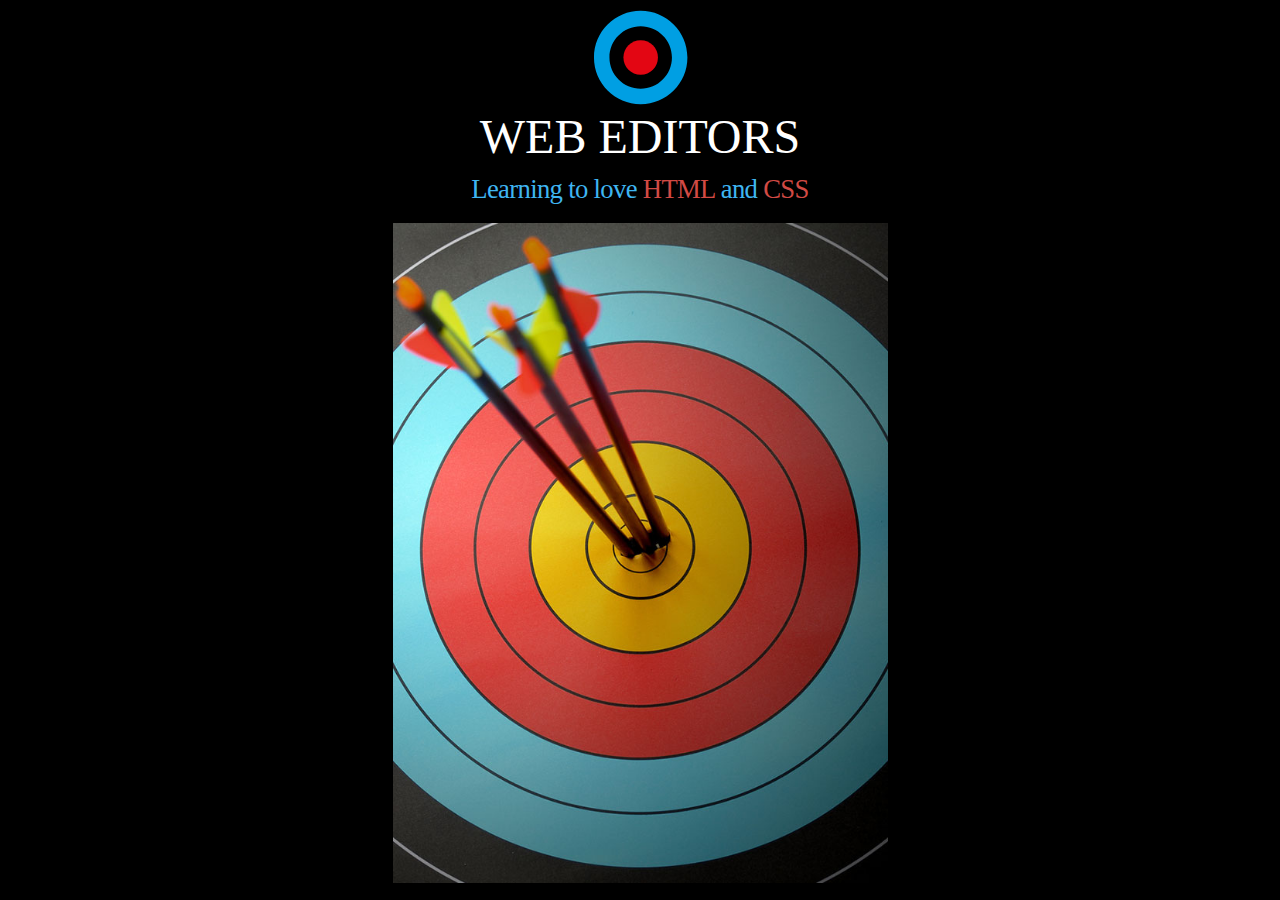
<file: School Work/Regent's Uni/RAB Web Design Test - taret project/index.html>
<?doctype HTML>

<html lan="eng">

	<head>
		<title></title>
		<meta charset="UTF-8">
		<meta name="viewport" width="device-width">
		<link href="css/style.css" rel="stylesheet" type="text/css">
	</head>

	<body>

		<header>
		
			<hgroup>
				<svg version="1.1" id="Layer_1" xmlns="http://www.w3.org/2000/svg" xmlns:xlink="http://www.w3.org/1999/xlink" x="0px" y="0px"
					width="95px" height="95px" viewBox="0 0 122 122" enable-background="new 0 0 122 122" xml:space="preserve">
					<g>
						<defs>
							<rect id="SVGID_1_" width="122" height="122"/>
						</defs>
						<clipPath id="SVGID_2_">
							<use xlink:href="#SVGID_1_"  overflow="visible"/>
						</clipPath>
						<path clip-path="url(#SVGID_2_)" fill="#009FE3" d="M121.241,61c0,33.137-26.862,60-60,60c-33.137,0-60-26.863-60-60
							c0-33.137,26.863-60,60-60C94.379,1,121.241,27.863,121.241,61 M61.241,20.873C39.08,20.873,21.115,38.838,21.115,61
							c0,22.162,17.965,40.128,40.126,40.128c22.162,0,40.127-17.967,40.127-40.128C101.368,38.838,83.403,20.873,61.241,20.873"/>
						<path clip-path="url(#SVGID_2_)" fill="#E30613" d="M83.407,61c0,12.242-9.924,22.166-22.166,22.166
							C49,83.166,39.076,73.242,39.076,61S49,38.834,61.241,38.834C73.483,38.834,83.407,48.758,83.407,61"/>
					</g>
				</svg>
				<h1>
					WEB EDITORS
				</h1>
				<h2>
					Learning to love <span>HTML</span> and <span>CSS</span>
				</h2>
			</hgroup>
		
		</header>
		
		<main> 
			<section class="Bullseye"> 
				<figure>
					<a href="#">
						<image src="images/bullseye640x852.jpg" alt="A Bullseye with three arrows stuck in it." class="bullseye">
					</a>
				</figure>
			</section>
		</main>
		
	</body>
</html>
</file>
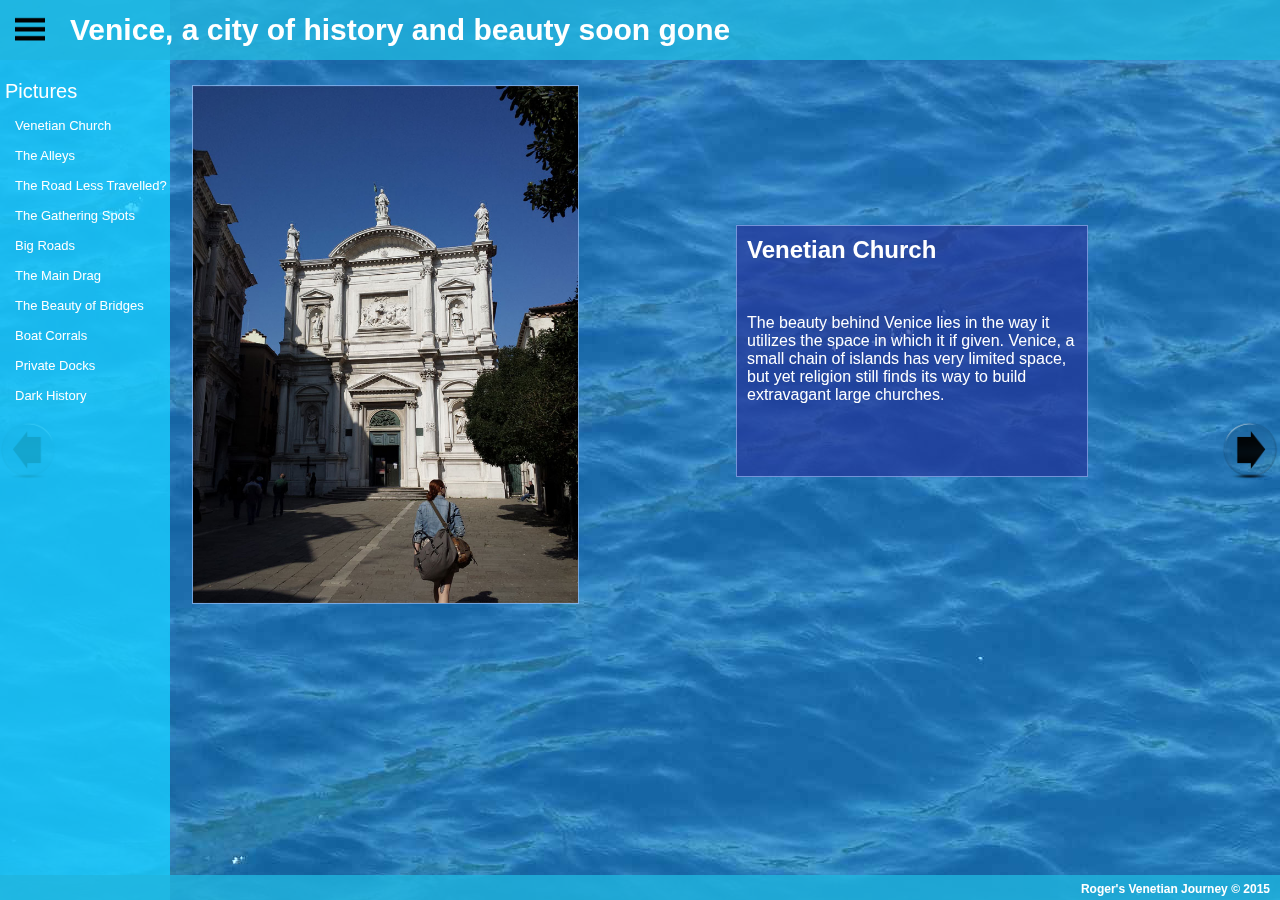
<file: School Work/Regent's Uni/RAB Web Page - self project of friend/index.html>
<!DOCTYPE html>
<html lan="eng">
	<head>

		<title> The Sinking City </title>
		<link href="css/style.css" rel="stylesheet" type="text/css">
		<script type="text/javascript" src="scripts/jquery-1.11.2.min.js"> </script>

	</head>

	<body>
		
		<div class="header_bar">
			<div class="drop_down" onmouseover="show_nav()" onmouseout="hide_nav()">
				<img class="drop_down_img" src="images/drop_down_20x20.png" alt="Drop Down Icon">
			</div>
			<h1 class="sub_title">Venice, a city of history and beauty soon gone</h1>
		</div>
		
		<div class="image_box"> 
			<div class="left_change" id="left_change" onmouseover="shadow_on(1)" onmouseout="shadow_off(1)" onclick="left()">
				<figure class="left_change_arrow" id="left_arrow">
					<img class="arrow" id="left_arrow" src="images/left_arrow.png">
				</figure>
			</div>
			<div class="content_window" id="content_window">
				<figure class="view_port" id="view_port">
					<img class="picture_port" id="picture_port" src="images/venice/picture1.jpg" alt="A panel containing 10 Pictures of a venetian city">
				</figure>
				<div class="pic_desc_panel" id="pic_desc_panel">
					<h2 class="pic_title" id="pic_title">Venetian Church</h2>
					<p class="pic_desc" id="pic_desc">The beauty behind Venice lies in the way it utilizes the space in which it if given. Venice, a small chain of islands has very limited space, but yet religion still finds its way to build extravagant large churches.</p>
				</div>
			</div>
			<div class="right_change" id="right_change" onmouseover="shadow_on(2)" onmouseout="shadow_off(2)" onclick="right()">
				<figure class="right_change_arrow" id="right_arrow">
					<img class="arrow" id="right_arrow" src="images/right_arrow.png">
				</figure>
			</div>
		</div>
		
		<div class="pic_nav" id="pic_nav" onmouseover="show_nav()" onmouseout="hide_nav()">
			<ul>
				<p class="list-title">Pictures</li>
				<li onclick="subject_change(1)">Venetian Church</li>
				<li onclick="subject_change(2)">The Alleys</li>
				<li onclick="subject_change(3)">The Road Less Travelled?</li>
				<li onclick="subject_change(4)">The Gathering Spots</li>
				<li onclick="subject_change(5)">Big Roads</li>
				<li onclick="subject_change(6)">The Main Drag</li>
				<li onclick="subject_change(7)">The Beauty of Bridges</li>
				<li onclick="subject_change(8)">Boat Corrals</li>
				<li onclick="subject_change(9)">Private Docks</li>
				<li onclick="subject_change(10)">Dark History</li>
			</ul>
		</div>
		
		<footer> 
		
			<div class="bottom_bar">
				<h3 class="bot_title">Roger's Venetian Journey &copy 2015</h3>
			</div>
		
		</footer>

	</body>
	<script type="text/javascript" src="scripts/mysc.js"></script>
</html>
</file>
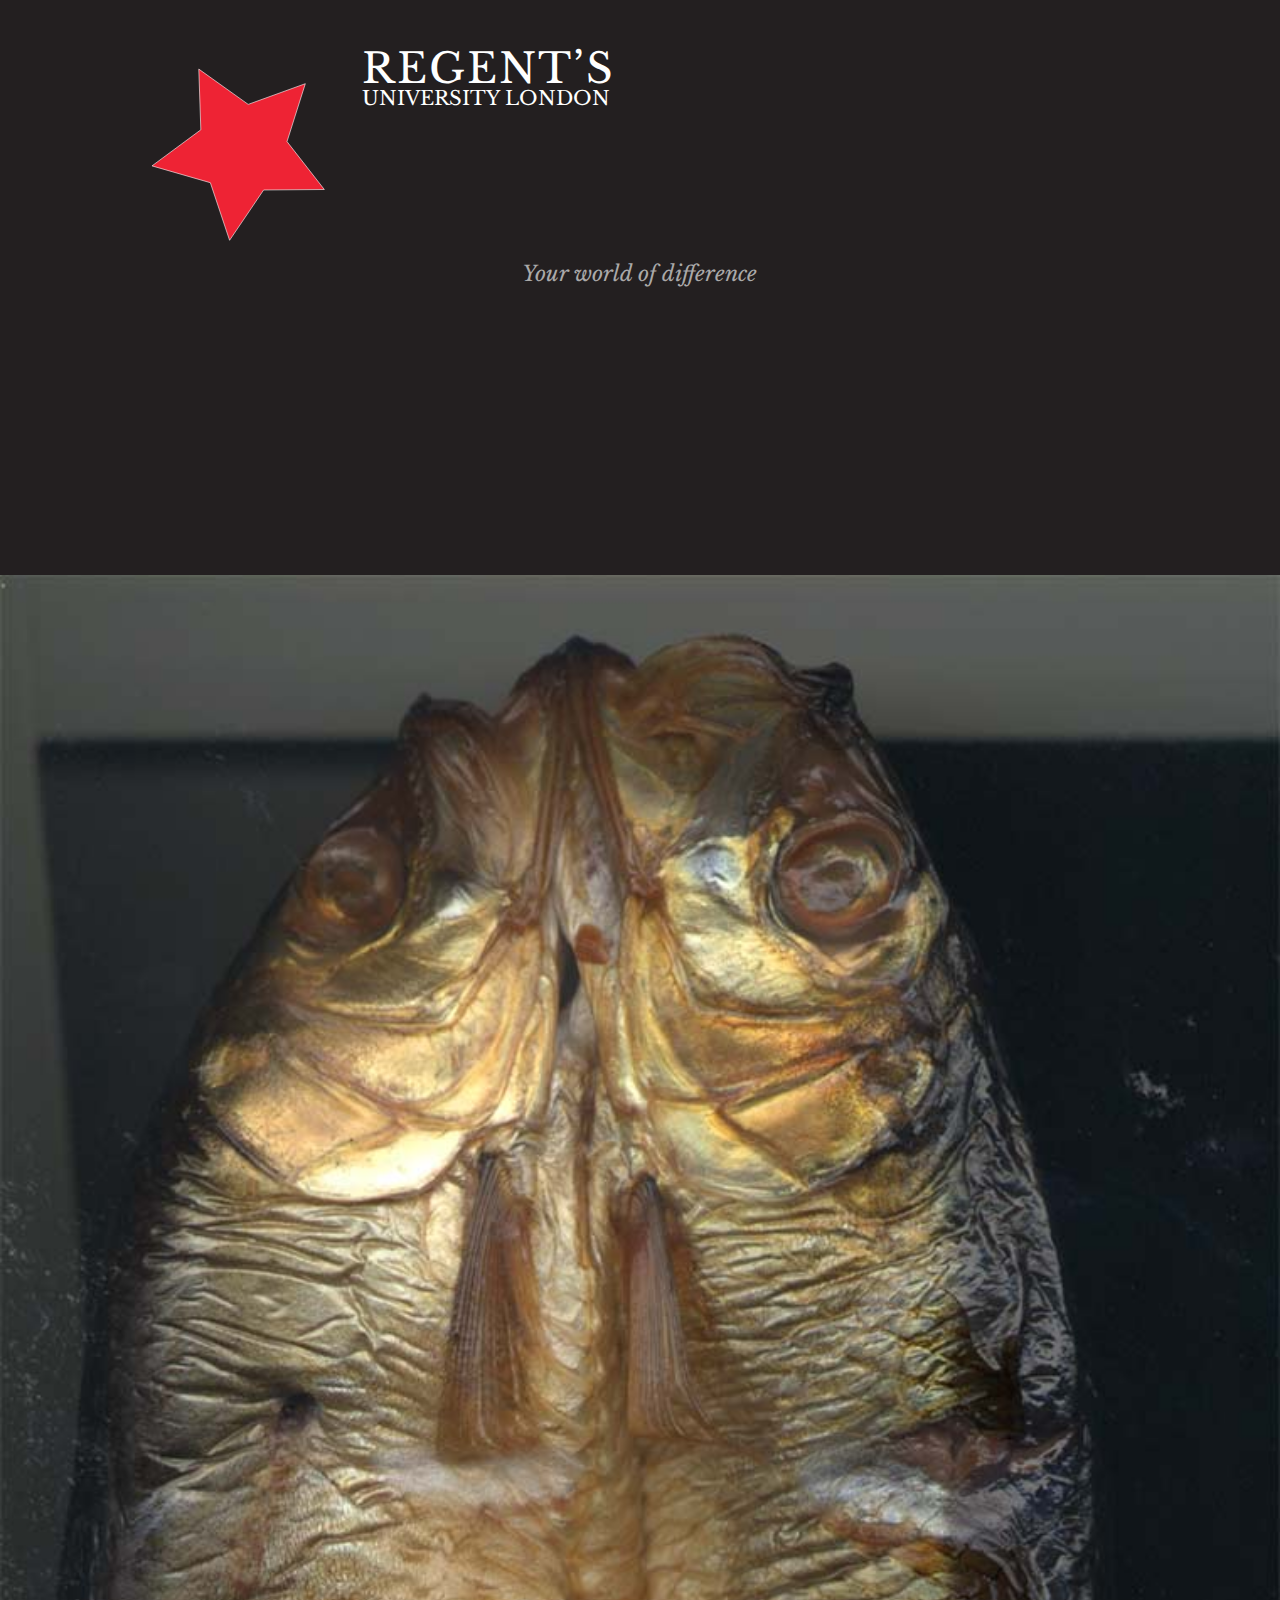
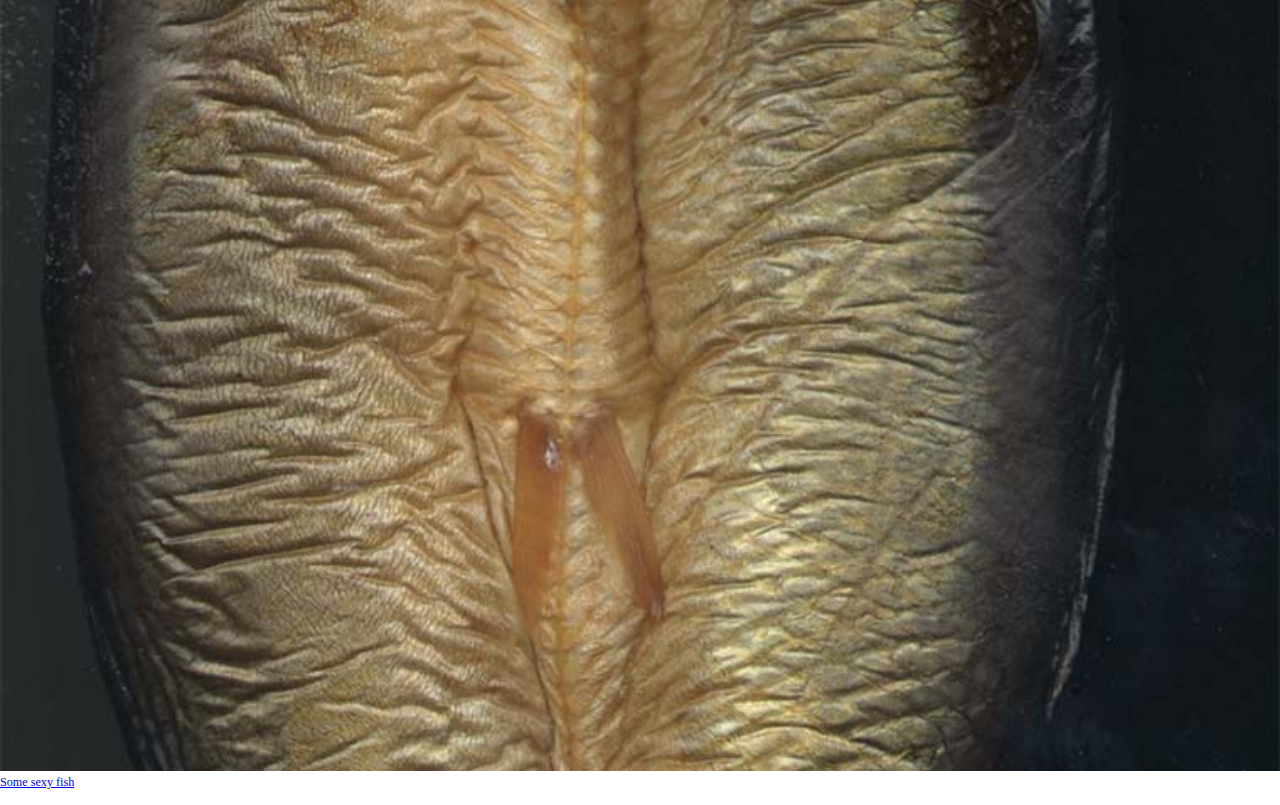
<file: School Work/Regent's Uni/Regents - with weird fish/index.html>
<!doctype HTML>

<html lan="eng">

	<head>

		<title>BASE BASE SITE!</title>
		<meta charset="UTF-8">
		<meta name="viewport" width="device-width">
		<link href="css/style.css" rel="stylesheet" type="text/css">
		
		<script type="text/javascript" src="scripts/jquery-1.11.2.min.js"> </script>

	</head>

	<body>

		<header>
			<hgroup>
				<svg class="regents-logo" version="1.1" id="Layer_1" xmlns="http://www.w3.org/2000/svg" xmlns:xlink="http://www.w3.org/1999/xlink" x="0px" y="0px"
	  viewBox="0 0 351.5 351.5" enable-background="new 0 0 351.5 351.5" xml:space="preserve">
<polygon fill="#EE2334" stroke="#FFFFFF" stroke-miterlimit="10" points="315.079,234.246 214.548,235.057 158.221,318.331 
	126.385,222.971 29.78,195.134 110.636,135.388 107.257,34.91 189.064,93.345 283.581,59.082 253.286,154.944 "/>
> </svg>
				<h1> 
					Regent&#8217;s <span>University London</span>
				</h1>
				<h2>
					Your world of difference
				</h2>
			</hgroup>
		</header>

		<!-- <nav id="Main Nav"> This is a navigation bar.
			<ul>
				<li>
					<div> Hello </div>   
				</li>
				<li>
					<div> <a href="http://durarara.wikia.com" title="Durarara"> Hello again</div>
				</li>
				<li>
					<div> <a href="https://www.google.com" title="Google"> Hello teamm</a></div>
				</li>
			</ul> 
		</nav> -->
		
		<main> 
			<section class="intro"> 
				<figure>
					<a href="#">
						<image src="images/fish-vertical-380x533@x2.jpg" alt="A fish...Get some glasses." class="fish-vertical">
						<figcaption> Some sexy fish </figcaption>
					</a>
				</figure>
			</section>
		</main>

		<footer> The bottom of a document </footer>

	</body>
	<script src="scripts/myscript.js"> </script>

</html>
</file>
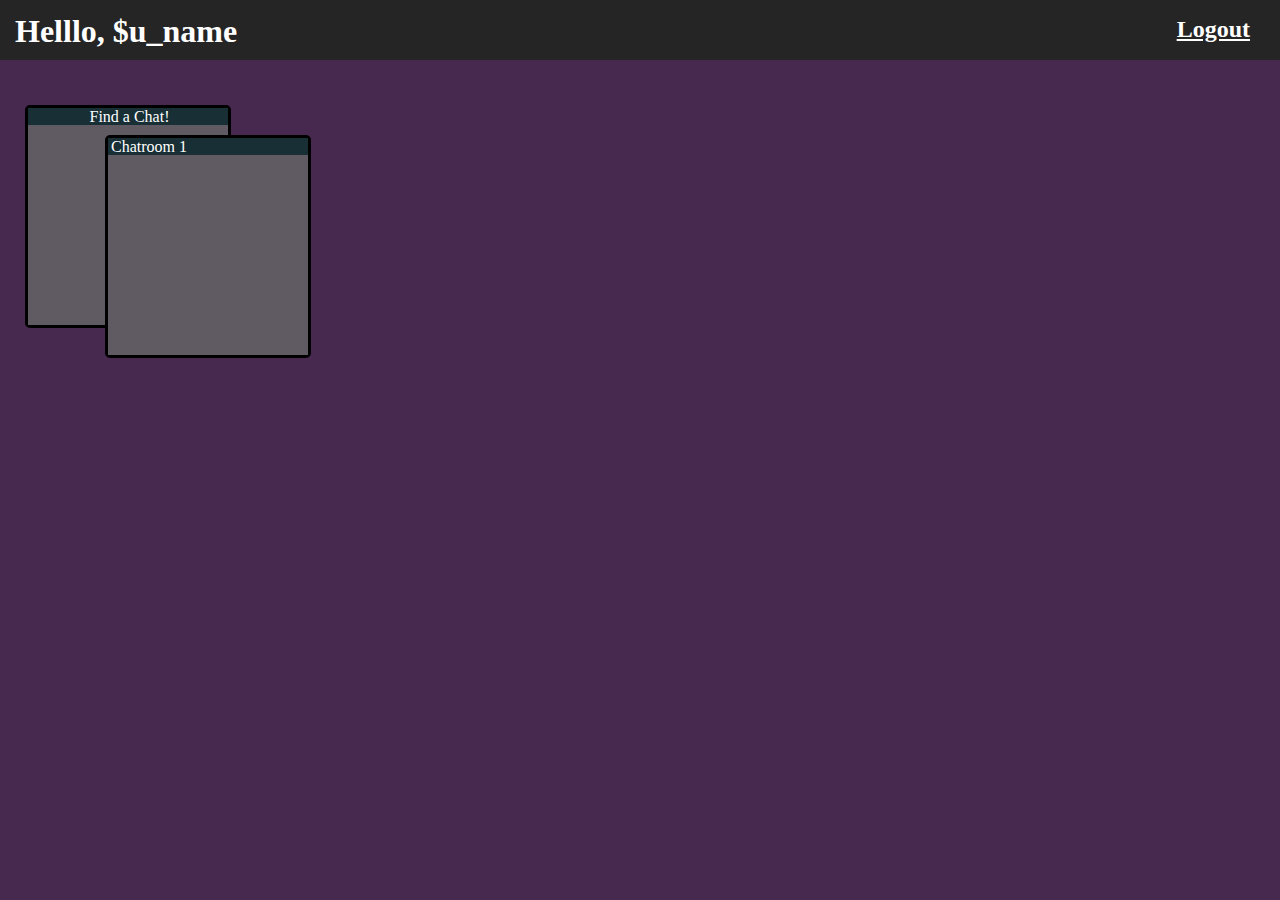
<file: School Work/Regent's Uni/RAB Web Design final - no server backend/Websites/New Lunacy Arts Chat - with javascript chat panes/index.html>
<!DOCTYPE html>
<html lan="eng">
	<head>

		<title> Lunacy Arts Chatroom </title>
		<link href="css/style.css" rel="stylesheet" type="text/css">
		<script type="text/javascript" src="scripts/jquery-1.11.2.min.js"> </script>

	</head>

	<body>
		
		<div class="header_bar">
			<h1 class="intro" id="hello"> Helllo, $u_name </h1>
			<h2 class="logout"> <a href="" class="logout">Logout</a> </h2>
		</div>
		
		<div class="Chat_lobby" id="chatroom_body"> 
			<div class="chat_nav" id="chat_nav" onclick="ZedSet(this)" draggable="true" ondragstart="drag(event, this)">
				<div class="chat_nav_head" onclick="minimize(this)"> Find a Chat! </div>
				<div class="chat_nav_body"> </div>
			</div>
			<div class="chatroom" id="chatroom1" onclick="ZedSet(this)" draggable="true" ondragstart="drag(event, this)">
				<div class="chatroom_head" onclick="minimize(this)">Chatroom 1</div>
				<div class="chatroom_body"> </div>
			</div>
		</div>
			
		<footer> 
		
		</footer>

	</body>
	<script type="text/javascript" src="scripts/mysc.js"></script>
</html>
</file>
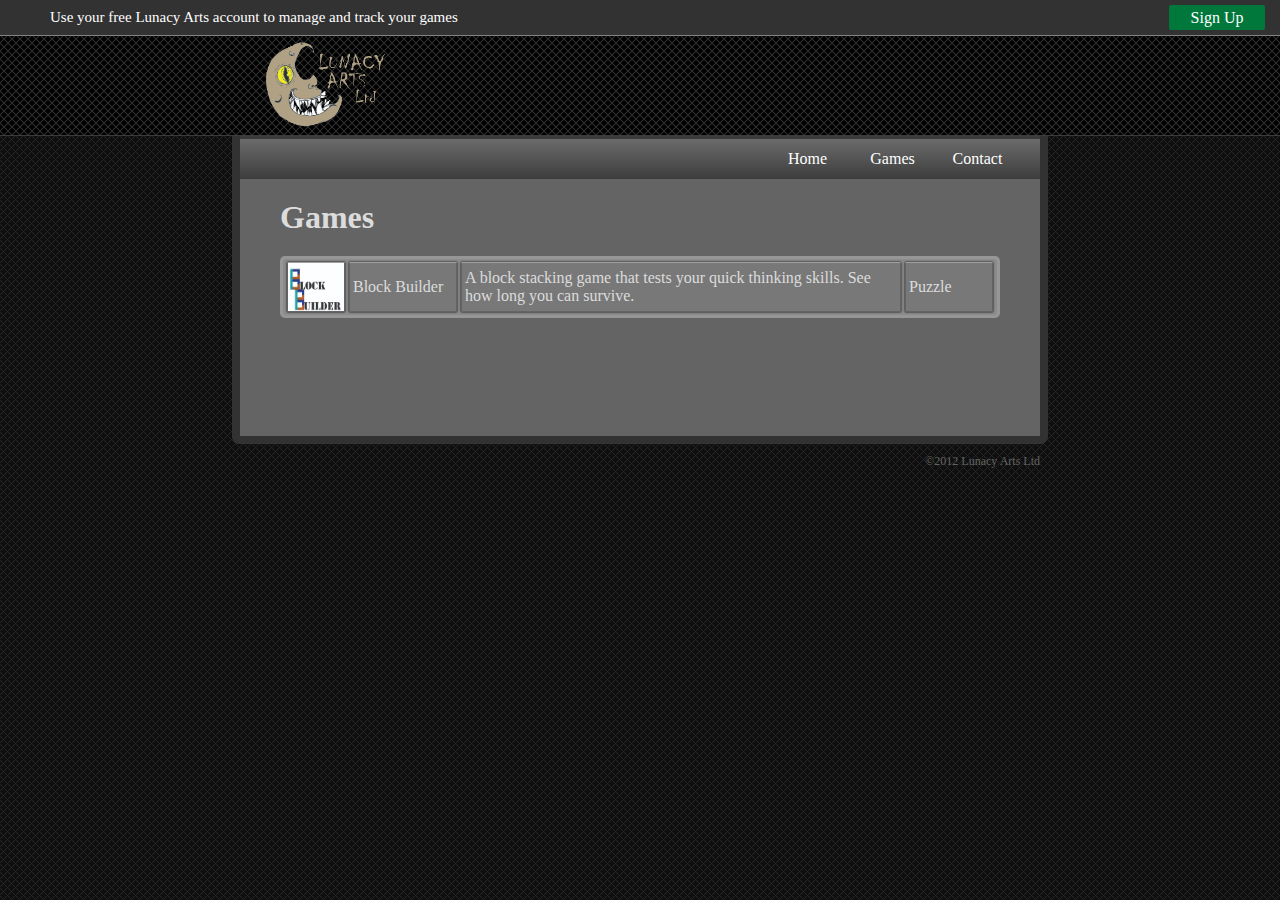
<file: Lunacy Arts Website/Lunacy Arts Website/games.html>
<doctype html>
<html>
<head>
<title>Lunacy Arts-Games</title>

<style>@import url('general.css');@import url('games.css');</style>
</head>
<body>

<div id="login_container">
	<div id="login_prompt">Use your free Lunacy Arts account to manage and track your games</div>
	<a href="signup.html"><div class="login_button">Sign Up</div></a>
</div>
<div id="banner">
		<div id="logo"></div>
</div>
<div id="main">
	<div id="nav">
		<a href="contact.html"><div class="nav_button">Contact</div></a>
		<a href="games.html"><div class="nav_button">Games</div></a>
		<a href="homepage.html"><div class="nav_button">Home</div></a>
	</div>
	<div id="content">
		<h1>Games</h1>
		<table id="games_list">
			<tr>
				<td class="game_logo" style="background-image:url('Block_Builder_Solid.jpg');"></td>
				<td class="game_title">Block Builder</td>
				<td class="game_desc">A block stacking game that tests your quick thinking skills. See how long you can survive.</td>
				<td class="game_genre">Puzzle</td>
			</tr>
		</table>
	</div>


</div>
<div id="copy">&copy;2012 Lunacy Arts Ltd</div>

</body>
</html>
</file>
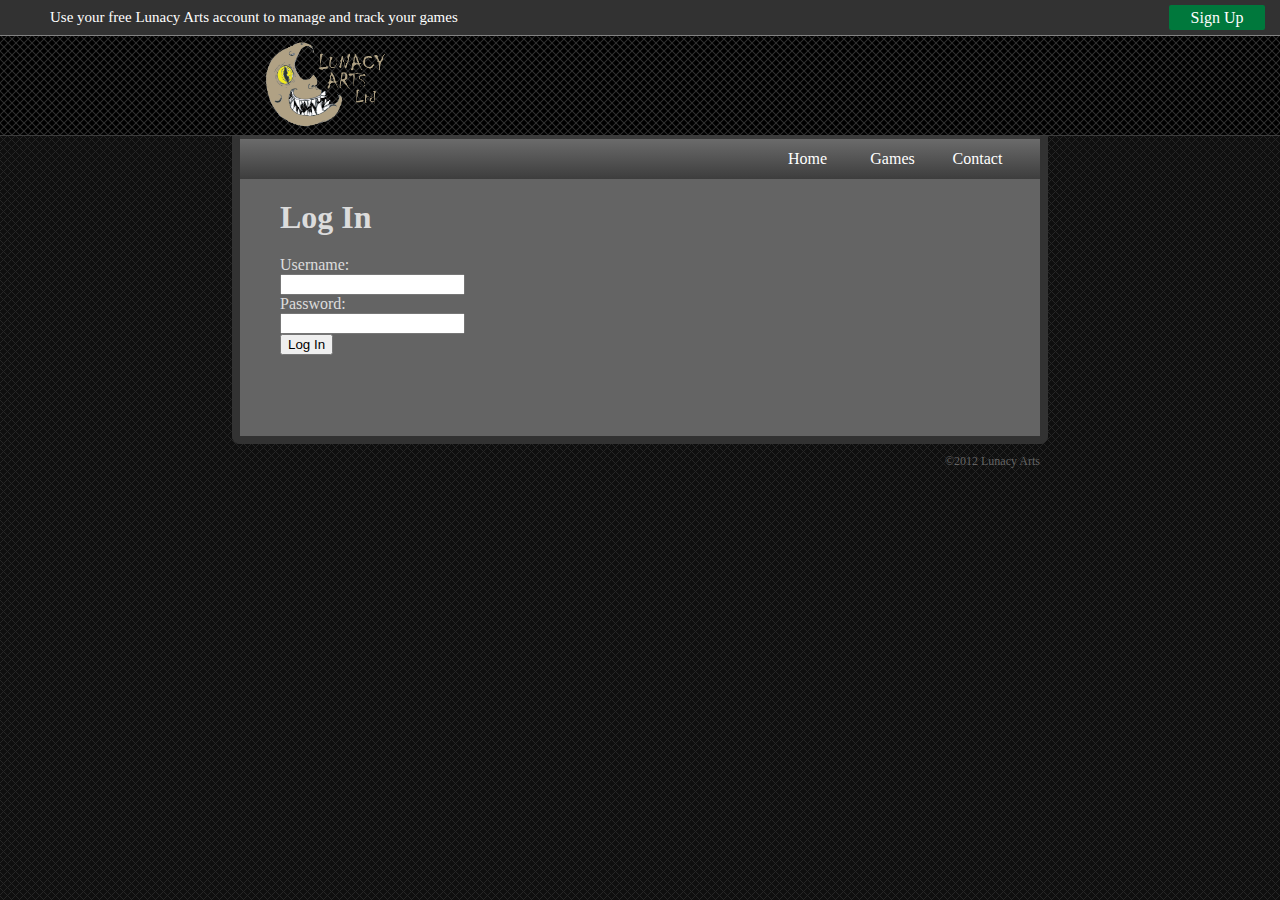
<file: Lunacy Arts Website/Lunacy Arts Website/login.html>
<doctype html>
<html>
<head>
<title>Lunacy Arts-Log In</title>

<style>@import url('general.css');@import url('login.css');</style>
</head>
<body>

<div id="login_container">
	<div id="login_prompt">Use your free Lunacy Arts account to manage and track your games</div>
	<a href="signup.html"><div class="login_button">Sign Up</div></a>
</div>
<div id="banner">
		<div id="logo"></div>
</div>
<div id="main">
	<div id="nav">
		<a href="contact.html"><div class="nav_button">Contact</div></a>
		<a href="games.html"><div class="nav_button">Games</div></a>
		<a href="homepage.html"><div class="nav_button">Home</div></a>
	</div>
	<div id="content">
		<h1>Log In</h1>
		<form id="sign_up_form" enctype="multipart/form-data" method="post" action="login_processing.php">
			<label for="log_in_username">Username:</label>
			<input id="log_in_username" type="text" name="username" required="required" />
			<label for="log_in_password">Password:</label>
			<input id="log_in_password" type="password" name="password" required="required" />
			<input id="log_in_submit" type="submit" name="submit" value="Log In" required="required" />
		</form>
	</div>


</div>
<div id="copy">&copy;2012 Lunacy Arts</div>

</body>
</html>
</file>
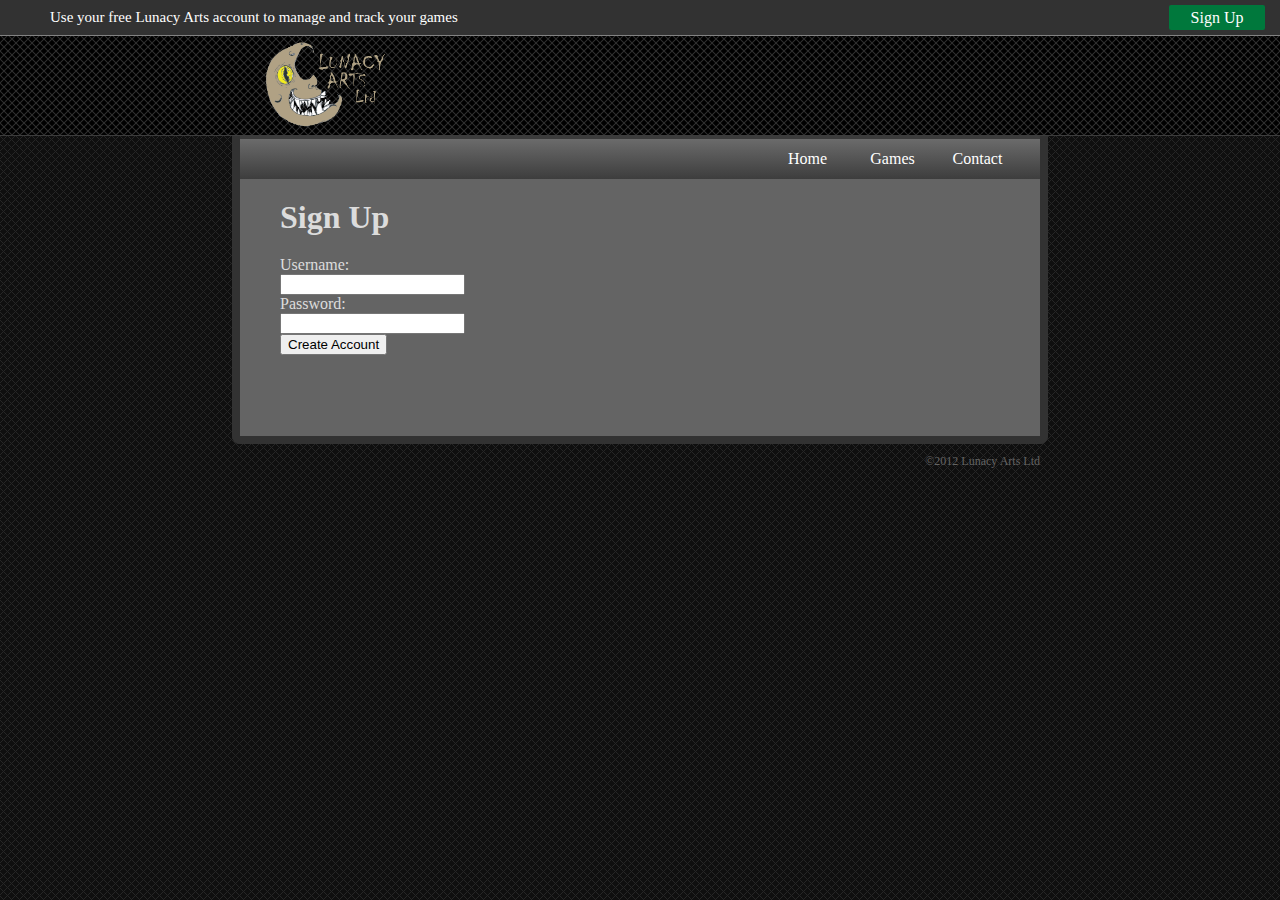
<file: Lunacy Arts Website/Lunacy Arts Website/signup.html>
<doctype html>
<html>
<head>
<title>Lunacy Arts-Sign Up</title>

<style>@import url('general.css');@import url('signup.css');</style>
</head>
<body>

<div id="login_container">
	<div id="login_prompt">Use your free Lunacy Arts account to manage and track your games</div>
	<a href="signup.html"><div class="login_button">Sign Up</div></a>
</div>
<div id="banner">
		<div id="logo"></div>
</div>
<div id="main">
	<div id="nav">
		<a href="contact.html"><div class="nav_button">Contact</div></a>
		<a href="games.html"><div class="nav_button">Games</div></a>
		<a href="homepage.html"><div class="nav_button">Home</div></a>
	</div>
	<div id="content">
		<h1>Sign Up</h1>
		<form id="sign_up_form" enctype="multipart/form-data" method="post" action="signup_processing.php">
			<label for="sign_up_username">Username:</label>
			<input id="sign_up_username" type="text" name="username" required="required" />
			<label for="sign_up_password">Password:</label>
			<input id="sign_up_password" type="password" name="password" required="required" />
			<input id="submit" type="submit" name="submit" value="Create Account" required="required" />
		</form>
	</div>


</div>
<div id="copy">&copy;2012 Lunacy Arts Ltd</div>

</body>
</html>
</file>
<file: School Work/Regent's Uni/RAB Web Design Test - taret project/css/style.css>
* {
	background-color: #000;
	margin: 0px;
	padding: 0px;
}
HTML{
	height: 880px;
}
header{
	height: 25%;
	width: 100%;
	margin-bottom: 3px;
}
svg{
	padding-top: 10px;
	display: block;
	float: top;
	margin-left: auto;
	margin-right: auto;
	padding-bottom: 4px;
}
h1{
	font-family: 'Century Gothic', 'Avant Garde', 'Gothic';
	color: white;
	font-weight: normal;
	text-align: center;
	font-size: 36pt;
	padding-bottom: 10px;
}
h2{
	font-family: 'Century Gothic', 'Avant Garde', 'Gothic';
	color: rgb(63, 181, 241);
	font-weight: normal;
	text-align: center;
	font-size: 20pt;
	letter-spacing: -.5pt;
}
h2 span{
	color: rgb(210, 74, 68)
}
main{
	height: 75%;
	width: 100%;
}
img.bullseye{
	width:100%;
	height:100%;
	max-width: 495px;
	display: block; 
	margin-left: auto;
	margin-right: auto;
}
</file>
<file: School Work/Regent's Uni/RAB Web Page - self project of friend/css/style.css>
* {
	font-family: Arial, sans-serif;
	margin: 0px;
	padding: 0px;
	color: white;
}
html{
	height: 100%;
	width: 100%;
}
body{
	height: 100%;
	width: 100%;
}
ul{
	margin-top: 80px;
	list-style-type: none;
}
li{
	margin-top: 15px;
	margin-left: 15px;
	cursor: pointer;
	font-size: 13px;
}
a{
	text-decoration: none;
}
.header_bar{
	z-index: 20;
	position: absolute;
	background: rgba(32, 181, 223, .8);
	height: 60px;
	width: 100%;
}
.image_box{
	height: 100%;
	width: 100%;
	z-index: 0;
	position: fixed;
	background-color: rgba(32, 181, 223, .8);
	background-image: url("../images/water_background.jpg");
}
.pic_nav{
	left: -170px;
	height: 100%;
	width: 170px;
	background: rgba(25, 205, 255, .8); 
	position: absolute;
	z-index: 10;
}
.list-title{
	margin-left: 0px;
	font-size: 20px;
	margin-left: 5px;
	margin-bottom: 5px;
}
.sub_title{
	font-size: 30Px;
	margin-top: 13px;
	margin-left: 10px;
	float: left;
}
.drop_down{
	height: 60px;
	width: 60px;
	float: left;
}
.drop_down_img{
	margin: 15px;
	float: left;
	height: 30px;
	width: 30px;
}
.content_window{
	width: 100%;
}
.view_port{
	height: 387px;
	width: 516px;
	margin-left: 15%;
	margin-top: 85px;
	float: left;
}
.picture_port{
	height: 517px;
	width: 385px;
	border-color: rgba(170, 199, 255, .6);
	border-width: 1px;
	border-style: solid;
}
.pic_desc_panel{
	margin-right: 15%;
	margin-top: 225px;
	float: right;
	background: rgba(36, 51, 153, .7);
	height: 250px;
	width: 350px;
	border-color: rgba(170, 199, 255, .6);
	border-width: 1px;
	border-style: solid;
}
.pic_desc{
	margin-top: 50px;
	margin-left: 10px;
	margin-right: 10px;
}
.pic_title{
	margin-top:10px;
	margin-left:10px;
}
.bottom_bar{
	z-index: 20;
	position: absolute;
	background: rgba(32, 181, 223, .8);
	bottom: 0px;
	height: 25px;
	width: 100%;
}
.bot_title{
	font-size: 12px;
	margin-right: 10px;
	margin-top: 7px;
	float: right;
}
.left_change{
	height: 100%;
	width: 60px;
	position: absolute;
	top: 0;
	left: 0;
}
.right_change{
	height: 100%;
	width: 60px;
	position: absolute;
	top: 0;
	right: 0;
}
.arrow{
	height: 60px;
	width: 60px;
	opacity: default;
}
.left_change_arrow{
	top: 50%;
	margin-top: -30px;
	height: 60px;
	width: 60px;
	position: absolute;
}
.right_change_arrow{
	top: 50%;
	margin-top: -30px;
	height: 60px;
	width: 60px;
	position: absolute;
}
</file>
<file: School Work/Regent's Uni/Regents - with weird fish/css/style.css>
@import url(http://fonts.googleapis.com/css?family=Libre+Baskerville);
*{
	/* border: solid yellow 1px; */
	margin: 0px;
	padding: 0px;
	font-size: 1em;
	font-weight: normal;
}
header, main, section, aside, footer, figure, figcaption, nav {
	display:block;
}
html {
	color: #fff;
}
header{
	background-color: #231f20;
	width: 79%;
	padding: 3.75% 10.5% 22.5%;
}
img.fish-vertical{
	width:100%;
	height:100%;
}
hgroup{
	font-family: 'Baskerville Old Face', 'Georgia', 'Serif';
}
hgroup{
	font-family: 'Libre Baskerville', serif;
	width: 100%;
}
h1{
	text-transform: uppercase;
	font-size: 3.4em;
	letter-spacing: .05em;
	line-height: 1;
	margin: 0 0 6% 0;
	float: left;
}
h1 span{
	display: block;
	font-size: .475em;
	letter-spacing: 0em;
}
svg.regents-logo{
	display: block;
	width: 21%;
	height: 0%;
	padding: 0 0 0 0;
	float: left;
	margin: 0 1.5% 0 0;
}
h2{
	clear: both;
	font-size: 1.75em;
	font-style: italic;
	font-weight: normal;
	color: #aaa9a9;
	width: 100%;
	text-align: center
}
body{
	color: #fff;
	font-size: 76%;
}
</file>
<file: School Work/Regent's Uni/RAB Web Design final - no server backend/Websites/New Lunacy Arts Chat - with javascript chat panes/css/style.css>
* {
	margin: 0px;
	padding: 0px;
	background-color: rgb(71, 41, 80);
	color: white;
}
html{
	height: 100%;
	width: 100%;
}
body{
	height: 100%;
	width: 100%;
}
.header_bar{
	z-index: 0;
	position: fixed;
	background-color: rgb(37, 37, 37);
	height: 60px;
	width: 100%;
}
.Chat_Lobby{
	height: 100%;
	width: 100%;
}
.intro{
	margin: 13px 0px 0px 15px;
	background-color: inherit;
	float:left;
}
.logout{
	margin: 8px 15px 0px 0px;
	background-color: inherit;
	float: right;
}
.chat_nav{
	z-index: 10;
	position: fixed;
	top: 105px;
	left: 25px;
	border-width: .5px;
	border: solid;
	border-color: black;
	border-radius: 5px;
}
.chat_nav_head{
	height: 17px;
	width: 200px;
	text-indent: 3px;
	background-color: rgb(25, 47, 54);
	text-align: center;
}
.chat_nav_body{
	height: 183px;
	width: 100%;
	background: rgb(96, 91, 98);
	height: 200px;
	width: 200px;
}
.chatroom{
	z-index: 20;
	position: fixed;
	top: 135px;
	left: 105px;
	border-width: .5px;
	border: solid;
	border-color: black;
	border-radius: 5px;
}
.chatroom_head{
	height: 17px;
	width: 200px;
	text-indent: 3px;
	background-color: rgb(25, 47, 54);
}
.chatroom_body{
	height: 183px;
	width: 100%;
	background: rgb(96, 91, 98);
	height: 200px;
	width: 200px;
}
</file>
